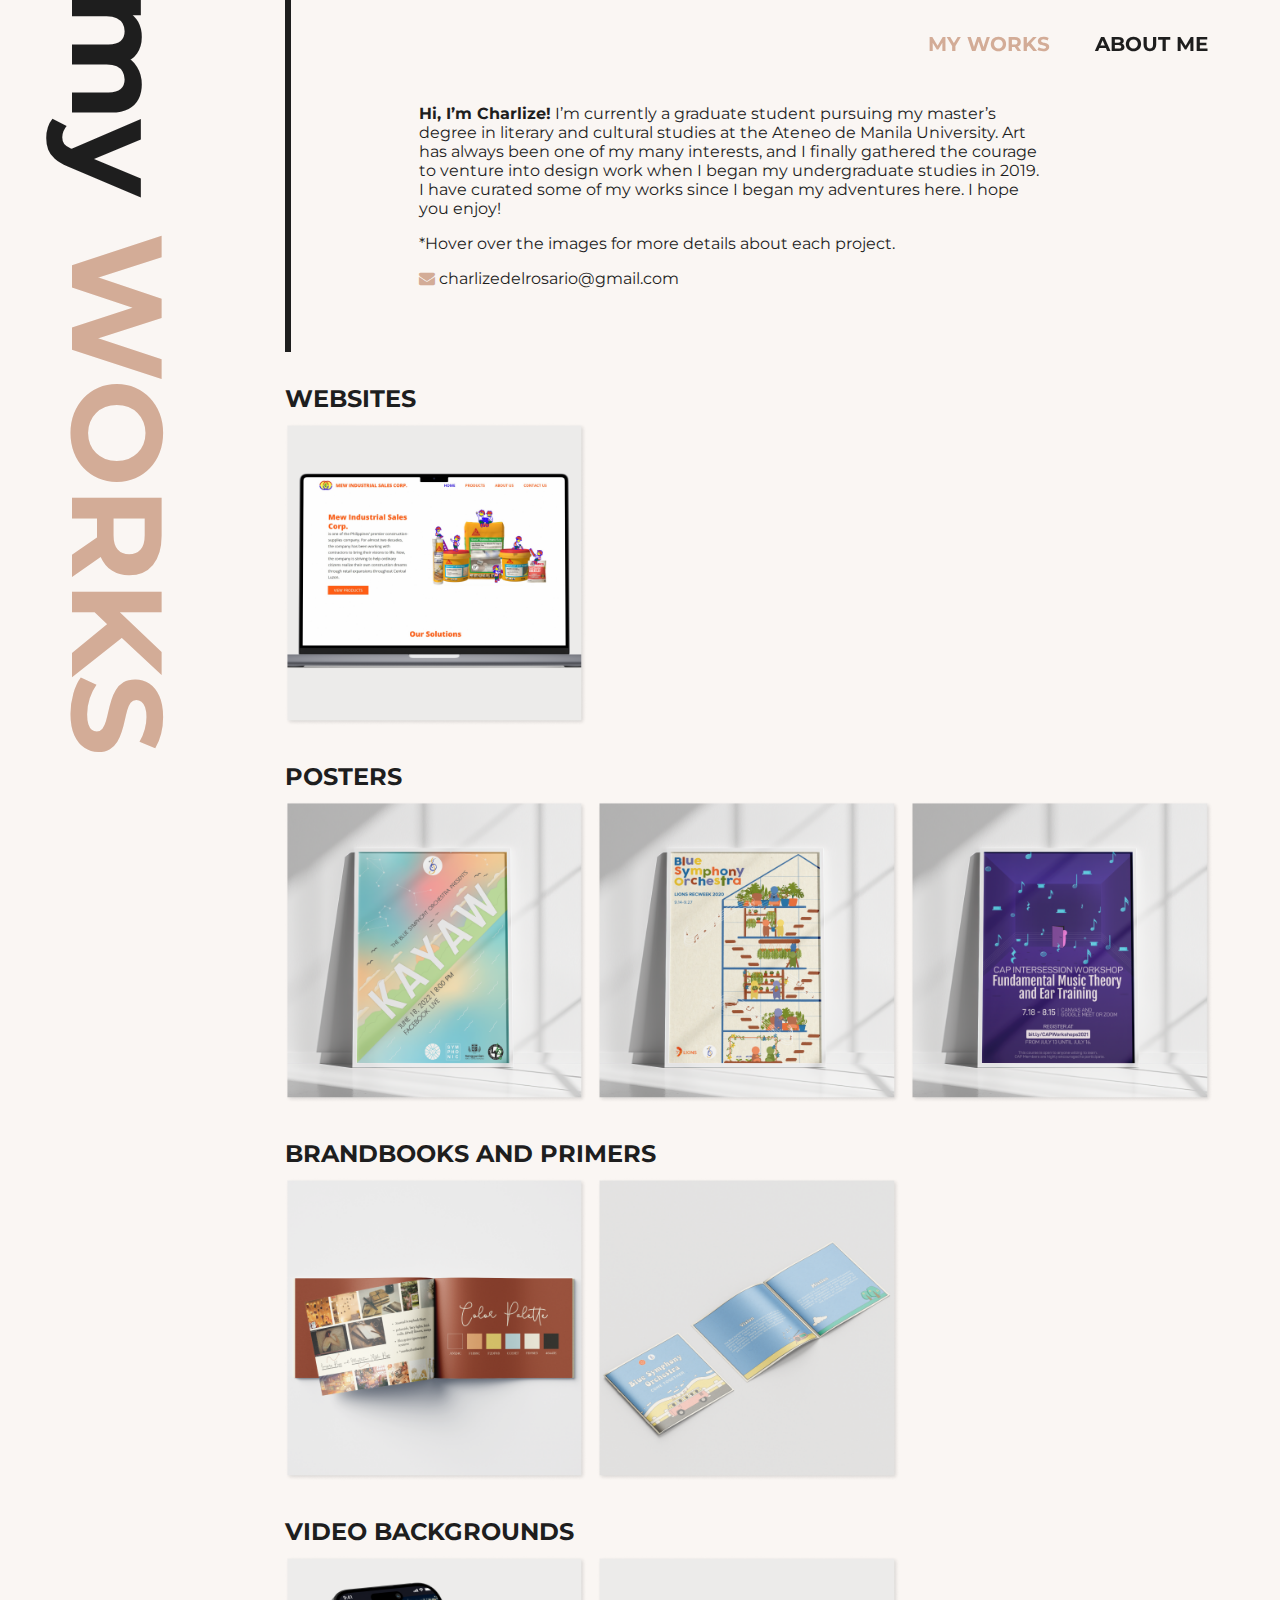
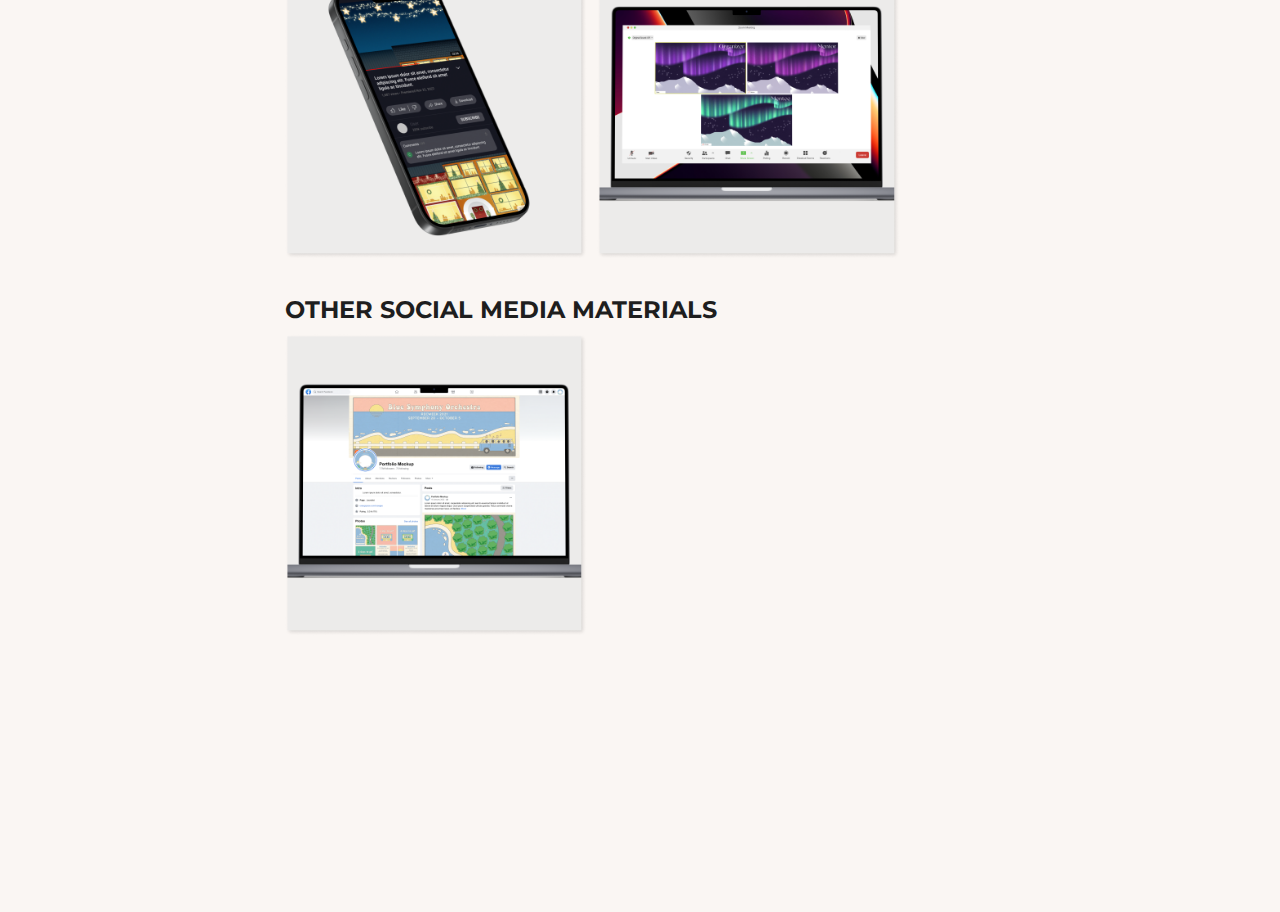
<file: index.html>
<!DOCTYPE html>
<html lang="en">
<head>
    <meta charset="UTF-8">
    <meta name="viewport" content="width=device-width, initial-scale=1.0">
    <title>Portfolio</title>
    <link rel="stylesheet" href="style.css">
    <link rel="stylesheet" href="portfolio-style.css">
    <link rel="stylesheet" href="https://cdnjs.cloudflare.com/ajax/libs/font-awesome/4.7.0/css/font-awesome.min.css">
    <style>
        @import url('https://fonts.googleapis.com/css2?family=Montserrat:ital,wght@0,100..900;1,100..900&display=swap');
    </style>
</head>
<body>
    <div class="navbar">
        <ul>
            <li><a href="index.html" style="color:#D3AC97">MY WORKS</a></li>
            <li><a href="about-me.html">ABOUT ME</a></li>
        </ul>
    </div>
    <div class="main-container">
        <div class="header">
            <h1 class="title">my <span style="color: #D3AC97;">WORKS</span></h1>
        </div>
        <div class="content">
            <div class="vertical-line textbox">
                <p><strong>Hi, I’m Charlize!</strong> I’m currently a graduate student pursuing my master’s degree in literary and cultural studies at the Ateneo de Manila University. Art has always been one of my many interests, and I finally gathered the courage to venture into design work when I began my undergraduate studies in 2019. I have curated some of my works since I began my adventures here. I hope you enjoy!</p>
                <p>*Hover over the images for more details about each project.</p>
                <a href="mailto:charlizedelrosario@gmail.com"><i class="fa fa-envelope" style="font-size:1em;color:#D3AC97"></i> charlizedelrosario@gmail.com</a>
            </div>
            <div class="category">
                <h2 class="subheader">WEBSITES</h2>
                <div class="imgs">
                    <img class="cover-img" src="cover-img/Website 1.png" alt="">
                </div>
            </div>
            <div class="category">
                <h2 class="subheader">POSTERS</h2>
                <div class="imgs">
                    <img class="cover-img" src="cover-img/Poster 1.png" alt="">
                    <img class="cover-img" src="cover-img/Poster 2.png" alt="">
                    <img class="cover-img" src="cover-img/Poster 3.png" alt="">
                </div>
            </div>
            <div class="category">
                <h2 class="subheader">BRANDBOOKS AND PRIMERS</h2>
                <div class="imgs">
                    <img class="cover-img" src="cover-img/BB and P 1.png" alt="">
                    <img class="cover-img" src="cover-img/BB and P 2.png" alt="">
                </div>
            </div>
            <div class="category">
                <h2 class="subheader">VIDEO BACKGROUNDS</h2>
                <div class="imgs">
                    <img class="cover-img" src="cover-img/Video 1.png" alt="">
                    <img class="cover-img" src="cover-img/Video 2.png" alt="">
                </div>
            </div>
            <div class="category">
                <h2 class="subheader">OTHER SOCIAL MEDIA MATERIALS</h2>
                <div class="imgs">
                    <img class="cover-img" src="cover-img/Socmed 1.png" alt="">
                </div>
            </div>
        </div>
    </div>
</body>
</html>
</file>
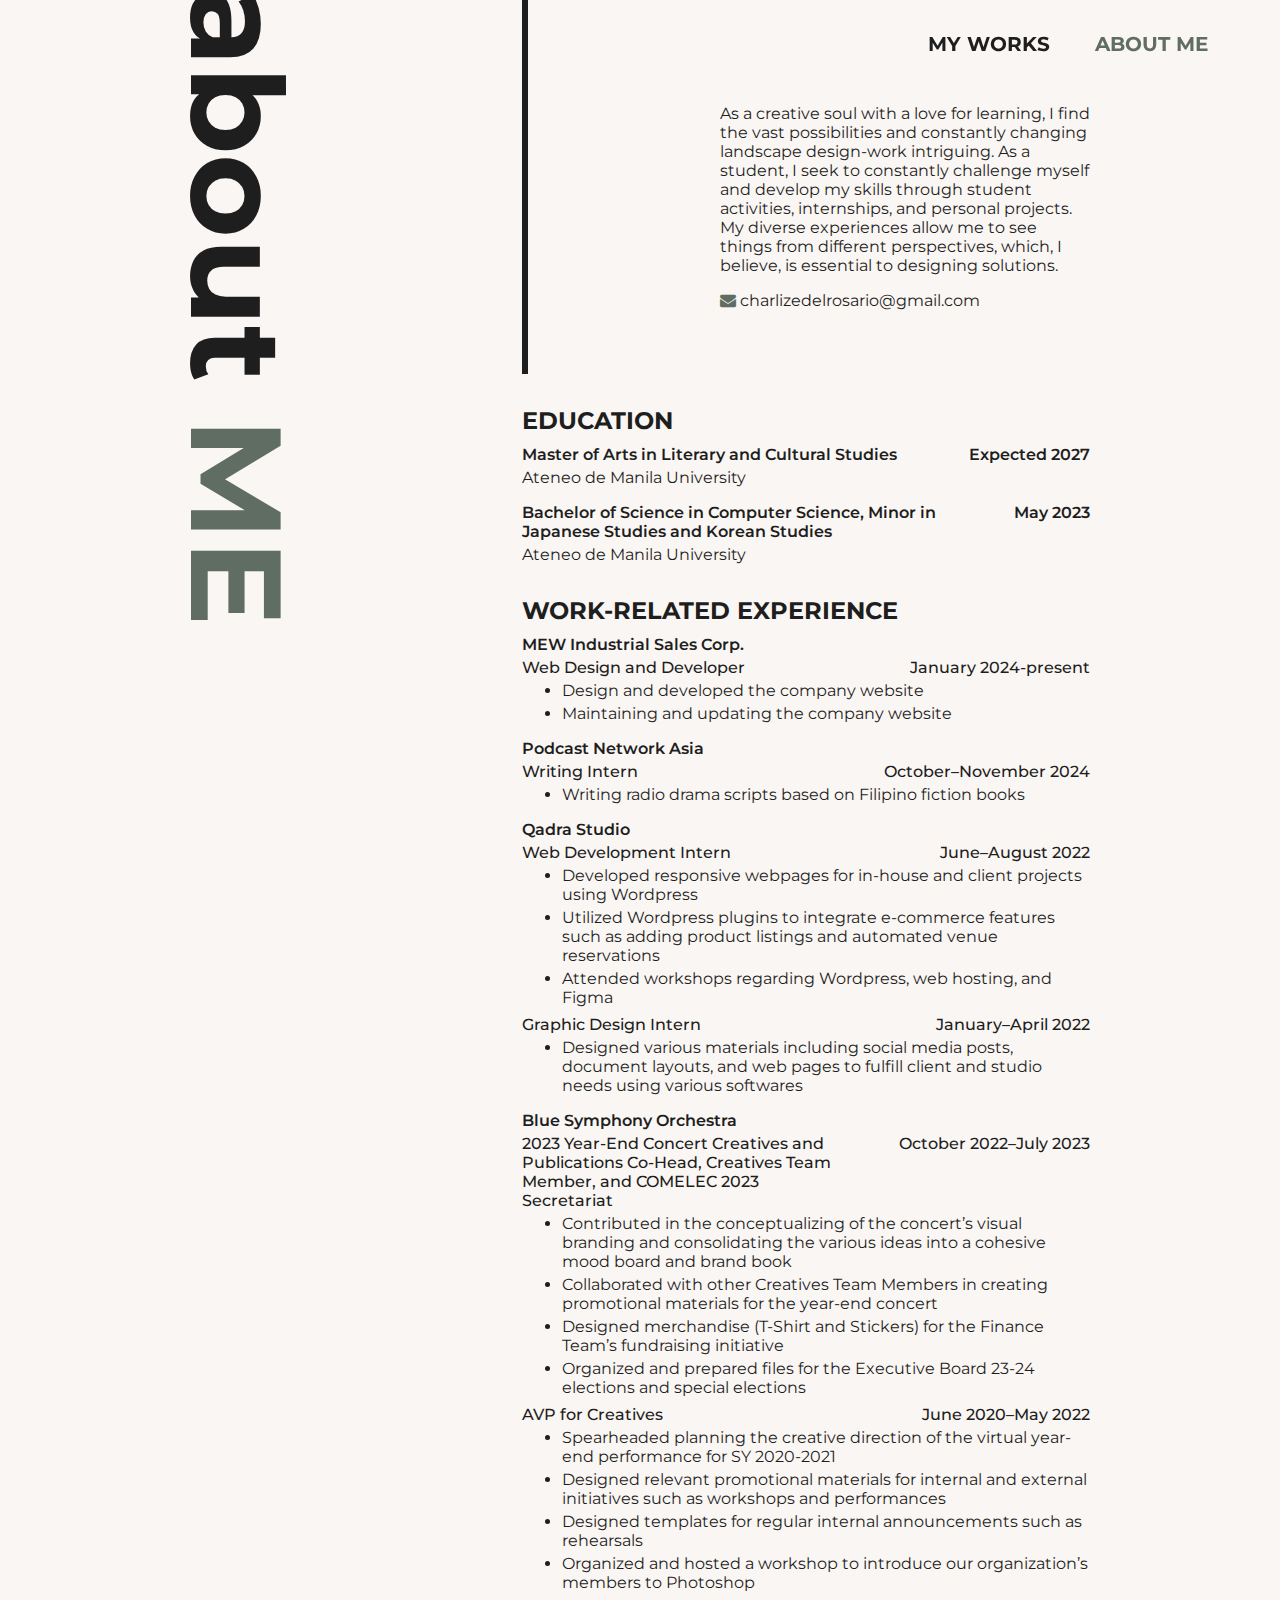
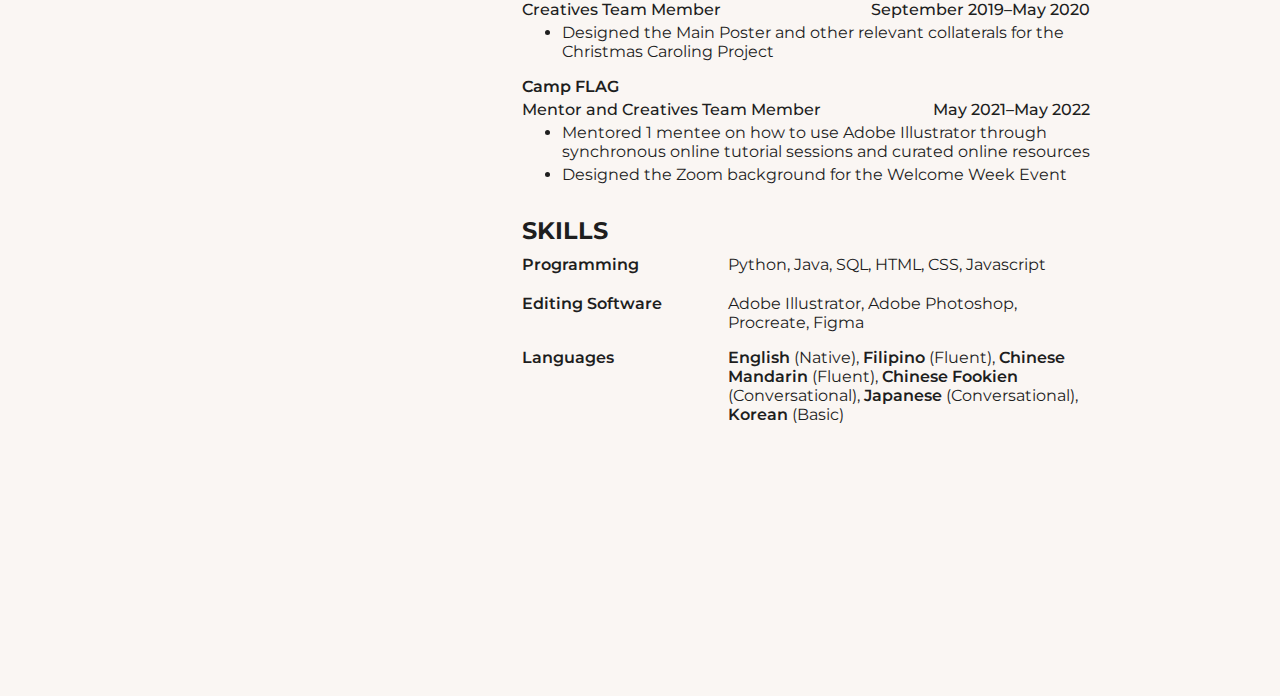
<file: about-me.html>
<!DOCTYPE html>
<html lang="en">
<head>
    <meta charset="UTF-8">
    <meta name="viewport" content="width=device-width, initial-scale=1.0">
    <title>About Me</title>
    <link rel="stylesheet" href="style.css">
    <link rel="stylesheet" href="abt-style.css">
    <link rel="stylesheet" href="https://cdnjs.cloudflare.com/ajax/libs/font-awesome/4.7.0/css/font-awesome.min.css">
    <style>
        @import url('https://fonts.googleapis.com/css2?family=Montserrat:ital,wght@0,100..900;1,100..900&display=swap');
    </style>
</head>
<body>
    <div class="navbar">
        <ul>
            <li><a href="index.html">MY WORKS</a></li>
            <li><a href="about-me.html" style="color:#606D63">ABOUT ME</a></li>
        </ul>
    </div>
    <div class="main-container">
        <div class="header">
            <h1 class="title">about <span style="color: #606D63;">ME</span></h1>
        </div>
        <div class="content">
            <div class="vertical-line textbox">
                <p>As a creative soul with a love for learning, I find the vast possibilities and constantly changing landscape design-work intriguing. As a student, I seek to constantly challenge myself and develop my skills through student activities, internships, and personal projects. My diverse experiences allow me to see things from different perspectives, which, I believe,  is essential to designing solutions.</p>
                <a href="mailto:charlizedelrosario@gmail.com"><i class="fa fa-envelope" style="font-size:1em;color:#606D63"></i> charlizedelrosario@gmail.com</a>
            </div>

            <div class="category textbox">
                <h2 class="subheader">EDUCATION</h2>
                <div class="textblock">
                    <div class="sub-textblock">
                        <h3>Master of Arts in Literary and Cultural Studies</h3>
                        <h3>Expected 2027</h3>
                    </div>
                    <p>Ateneo de Manila University</p>
                </div>
                <div class="textblock">
                    <div class="sub-textblock">
                        <h3>Bachelor of Science in Computer Science, 
                            Minor in Japanese Studies and Korean Studies</h3>
                        <h3>May 2023</h3>
                    </div>
                    <p>Ateneo de Manila University</p>
                </div>
            </div>

            <div class="category textbox">
                <h2 class="subheader">WORK-RELATED EXPERIENCE</h2>

                <div class="textblock">
                    <h3>MEW Industrial Sales Corp.</h3>
                    <div class="sub-textblock">
                        <h4>Web Design and Developer</h4>
                        <h4>January 2024-present</h4>
                    </div>
                    <ul>
                        <li>Design and developed the company website</li>
                        <li>Maintaining and updating the company website</li>
                    </ul>
                </div>

                <div class="textblock">
                    <h3>Podcast Network Asia</h3>
                    <div class="sub-textblock">
                        <h4>Writing Intern</h4>
                        <h4>October–November 2024</h4>
                    </div>
                    <ul>
                        <li>Writing radio drama scripts based on Filipino fiction books</li>
                    </ul>
                </div>

                <div class="textblock">
                    <h3>Qadra Studio</h3>
                    <div class="sub-textblock">
                        <h4>Web Development Intern</h4>
                        <h4>June–August 2022</h4>
                    </div>
                    <ul>
                        <li>Developed responsive webpages for in-house and client projects using Wordpress</li>
                        <li>Utilized Wordpress plugins to integrate e-commerce features such as adding product listings and automated venue reservations</li>
                        <li>Attended workshops regarding Wordpress, web hosting, and Figma</li>
                    </ul>
                    <div class="sub-textblock">
                        <h4>Graphic Design Intern</h4>
                        <h4>January–April 2022</h4>
                    </div>
                    <ul>
                        <li>Designed various materials including social media posts, document layouts, and web pages to fulfill client and studio needs using various softwares</li>
                    </ul>
                </div>

                <div class="textblock">
                    <h3>Blue Symphony Orchestra</h3>
                    <div class="sub-textblock">
                        <h4>2023 Year-End Concert Creatives and Publications Co-Head, Creatives Team Member, and COMELEC 2023 Secretariat</h4>
                        <h4>October 2022–July 2023</h4>
                    </div>
                    <ul>
                        <li>Contributed in the conceptualizing of the concert’s visual branding and consolidating the various ideas into a cohesive mood board and brand book</li>
                        <li>Collaborated with other Creatives Team Members in creating promotional materials for the year-end concert</li>
                        <li>Designed merchandise (T-Shirt and Stickers) for the Finance Team’s fundraising initiative</li>
                        <li>Organized and prepared files for the Executive Board 23-24 elections and special elections</li>
                    </ul>
                    <div class="sub-textblock">
                        <h4>AVP for Creatives</h4>
                        <h4>June 2020–May 2022</h4>
                    </div>
                    <ul>
                        <li>Spearheaded planning the creative direction of the virtual year-end performance for SY 2020-2021</li>
                        <li>Designed relevant promotional materials for internal and external initiatives such as workshops and performances</li>
                        <li>Designed templates for regular internal announcements such as rehearsals</li>
                        <li>Organized and hosted a workshop to introduce our organization’s members to Photoshop</li>
                    </ul>
                    <div class="sub-textblock">
                        <h4>Creatives Team Member</h4>
                        <h4>September 2019–May 2020</h4>
                    </div>
                    <ul>
                        <li>Designed the Main Poster and other relevant collaterals for the Christmas Caroling Project</li>
                    </ul>
                </div>

                <div class="textblock">
                    <h3>Camp FLAG</h3>
                    <div class="sub-textblock">
                        <h4>Mentor and Creatives Team Member</h4>
                        <h4>May 2021–May 2022</h4>
                    </div>
                    <ul>
                        <li>Mentored 1 mentee on how to use Adobe Illustrator through synchronous online tutorial sessions and curated online resources</li>
                        <li>Designed the Zoom background for the Welcome Week Event</li>
                    </ul>
                </div>
            </div>

            <div class="category textbox">
                <h2 class="subheader">SKILLS</h2>
                <div class="skills">
                    <h3>Programming</h3>
                    <p>Python, Java, SQL, HTML, CSS, Javascript</p>

                    <h3>Editing Software</h3>
                    <p>Adobe Illustrator, Adobe Photoshop, Procreate, Figma</p>

                    <h3>Languages</h3>
                    <p><span style="font-weight: 600;">English</span> (Native), <span style="font-weight: 600;">Filipino</span> (Fluent), <span style="font-weight: 600;">Chinese Mandarin</span> (Fluent), <span style="font-weight: 600;">Chinese Fookien</span> (Conversational), <span style="font-weight: 600;">Japanese</span> (Conversational), <span style="font-weight: 600;">Korean</span> (Basic)</p>
                </div>
                <!-- <div class="textblock skills">
                    <h3>Programming</h3>
                    <p>Python, Java, SQL, HTML, CSS, Javascript</p>
                </div>

                <div class="textblock skills">
                    <h3>Editing Software</h3>
                    <p>Adobe Illustrator, Adobe Photoshop, Procreate, Figma</p>
                </div>

                <div class="textblock skills">
                    <h3>Languages</h3>
                    <p><span style="font-weight: 600;">English</span> (Native), <span style="font-weight: 600;">Filipino</span> (Fluent), <span style="font-weight: 600;">Chinese Mandarin</span> (Fluent), <span style="font-weight: 600;">Chinese Fookien</span> (Conversational), <span style="font-weight: 600;">Japanese</span> (Conversational), <span style="font-weight: 600;">Korean</span> (Basic)</p>
                </div> -->
            </div>
        </div>
    </div>
</body>
</html>
</file>
<file: style.css>
body {
    margin: 0;
    padding: 0;
    box-sizing: border-box;
    background-color: #FAF6F3;
    color: #1e1e1e;
}

h1, h2, h3, h4, p, a, ul, li, span {
    font-family: "Montserrat", sans-serif;
    font-optical-sizing: auto;
}

h3 {
    font-weight: 600;
}

h4 {
    font-weight: 500;
}

a {
    text-decoration: none;
    color: #1e1e1e;
}

a:hover {
    text-decoration: underline;
}

.navbar {
    font-weight: bold;
    padding: 2em;
    display: flex;
    justify-content: end;
    margin-bottom: -6em;
    position: relative;
    z-index: 100;
}

.navbar ul {
    list-style-type: none;
    margin: 0;
    padding: 0;
}

.navbar ul li {
    display: inline;
    margin-right: 2em;
    font-size: 1.25em;
}

.main-container {
    display: flex;
}

.title {
    writing-mode: vertical-rl;
    font-weight: bold;
    font-size: 8em;
    margin: 0;
    margin-top: -5px;
    position: fixed;
}

.category {
    margin-bottom: 2em;
}

.subheader {
    margin: 0;
    margin-bottom: 10px;
}
</file>
<file: portfolio-style.css>
.header {
    flex: 20%;
    display: flex;
    justify-content: center;
}
  
.content {
    flex: 80%;
    padding: 0 3em 15em 3em;
}

.vertical-line {
    border-left: 6px solid #1e1e1e;
    /* height: 250px; */
    top: 0;
    margin-bottom: 2em;
    padding: 6em 8em 4em;
}

.textbox {
    padding-right: 20%;
}

.imgs {
    display: inline-grid;
    columns: 3;
    column-gap: 10px;
    grid-template-columns: fit-content(33%) fit-content(33%) 1fr;
}

.cover-img {
    object-fit: contain;
    width: calc(calc((100vw*.8) - 6em - 20px)/3);
}
</file>
<file: abt-style.css>
.header {
    flex: 40%;
    display: flex;
    justify-content: center;
}

.content {
    flex: 60%;
    padding: 0 3em 15em 3em;
}

.vertical-line {
    border-left: 6px solid #1e1e1e;
    /* height: 250px; */
    top: 0;
    margin-bottom: 2em;
    padding: 6em 12em 4em;
}

.textbox {
    padding-right: 20%;;
}

.textblock {
    margin: 0 0 1em;
}

.sub-textblock {
    display: flex;
    justify-content: space-between;
    column-gap: 50px;
}

.sub-textblock:not(:first-of-type) {
    margin-top: 0.5em;
}

.sub-textblock h3:first-child, h4:first-child {
    flex: 50%;
}

.sub-textblock > h3, h4 {
    margin: 0 0 0.25em;
    font-size: 1em;
}

.textblock > p, h3, h4, ul, li {
    margin: 0 0 0.25em;
    font-size: 1em;
}

.skills {
    display: grid;
    grid-template-columns: 1fr 2fr;
    column-gap: 25px;
    row-gap: 1em;
}

.skills > p {
    margin: 0;
}
</file>
